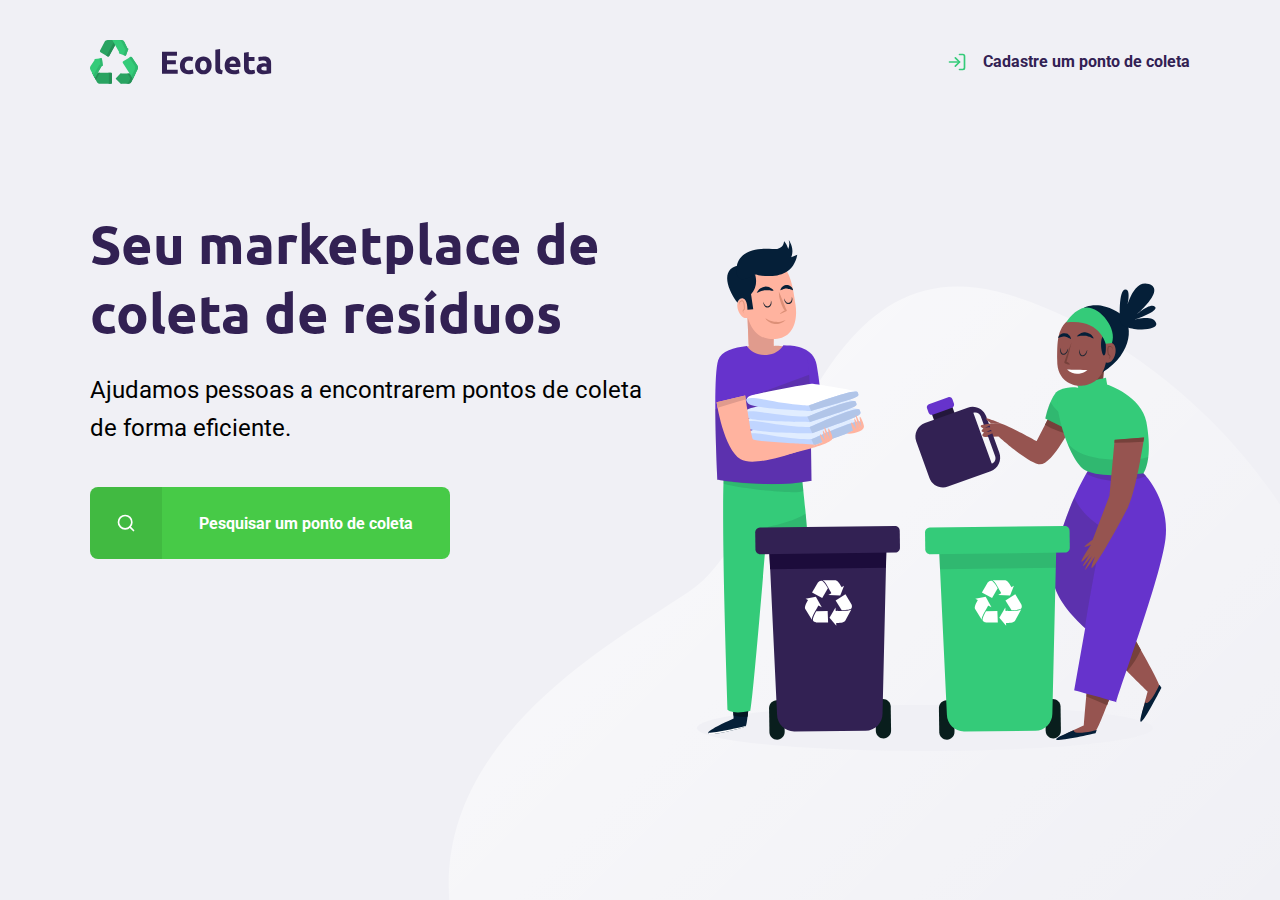
<file: index.html>
<!DOCTYPE html>
<html lang="pt_br">
<head>
  <meta charset="UTF-8">
  <meta name="viewport" content="width=device-width, initial-scale=1.0">
  <title>Ecoleta</title>

  <link href="https://fonts.googleapis.com/css2?family=Roboto&family=Ubuntu:wght@700&display=swap" rel="stylesheet">
  <link rel="stylesheet" href="/styles/main.css">
  <link rel="stylesheet" href="/styles/home.css">
  <link rel="stylesheet" href="/styles/modal.css">

  <link rel="stylesheet" href="/styles/responsive.css">
</head>


<body>
  <div id="page-home">
    <div class="content">
      <header>
        <img src="/assets/logo.svg" alt="logomarca"/>
        <a href="/create-point.html">
          <span></span>
          Cadastre um ponto de coleta
        </a>
      </header>
      <main>
        <h1>Seu marketplace de coleta de resíduos</h1>
        <p>Ajudamos pessoas a encontrarem pontos de coleta de forma eficiente.</p>
        <a href="#">
          <span></span>
          <strong>Pesquisar um ponto de coleta</strong>
        </a>
      </main>
    </div>
  </div>

  <div id="modal" class="hide">
    <div class="content">
      <div class="header">
        <h1>Pontos de Coleta</h1>
        <a href="#">Fechar</a>
      </div>
      <form action="/search-results.html">
        <label for="search">Cidade</label>
        <div class="search field">
          <input 
          type="text" 
          name="search"
          placeholder="Pesquise por cidade"
          >
          <button>
            <img src="/assets/search.svg" alt="Buscar">
          </button>
        </div>
      </form>
    </div>
  </div>


  <script src="scripts/index.js"></script>
</body>
</html>
</file>
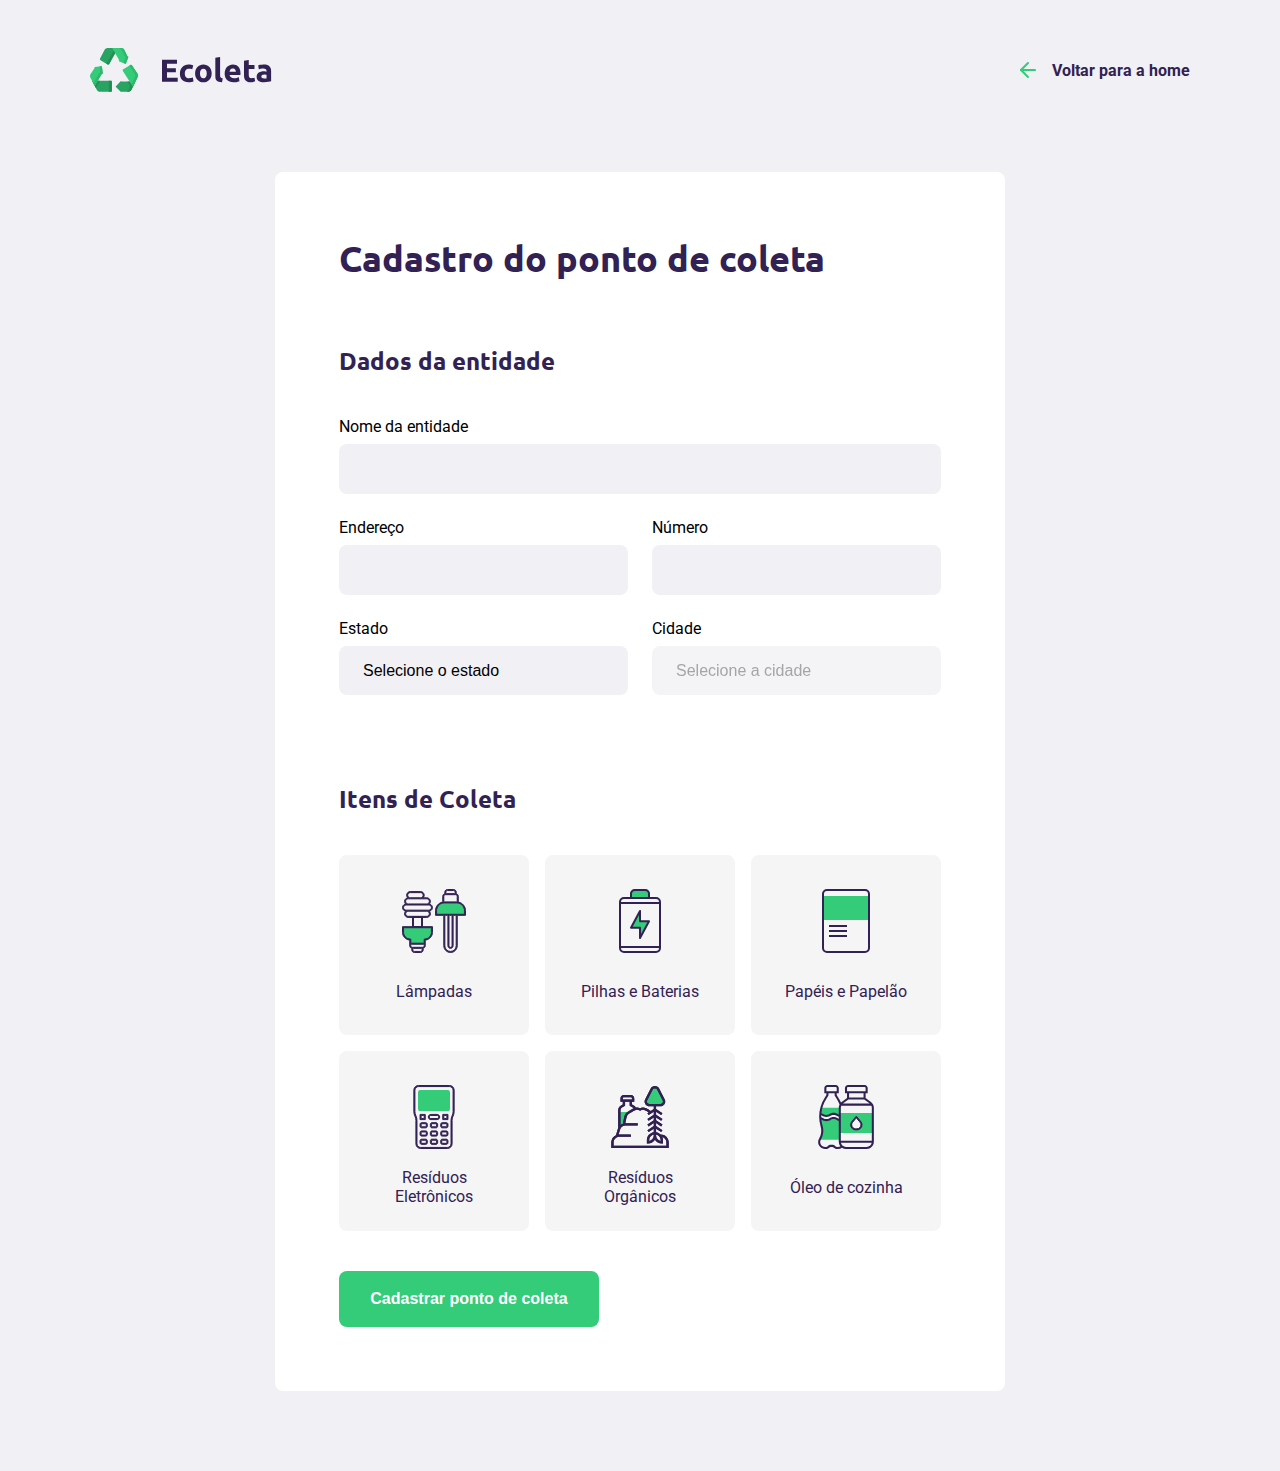
<file: create-point.html>
<!DOCTYPE html>
<html lang="pt_br">
  <head>
    <meta charset="UTF-8">
    <meta name="viewport" content="width=device-width, initial-scale=1.0">
    <title>Ponto de Coleta</title>
    <link href="https://fonts.googleapis.com/css2?family=Roboto&family=Ubuntu:wght@700&display=swap" rel="stylesheet">  
    <link rel="stylesheet" href="/styles/main.css">
    <link rel="stylesheet" href="/styles/create-point.css">

    <link rel="stylesheet" href="/styles/responsive.css">
  </head>

  <body>
    <div id="page-create-point">
      <header>
        <img src="/assets/logo.svg" alt="logomarca"/>
        <a href="/">
          <span></span>
          Voltar para a home
        </a>
      </header>
      <form action="">
        <h1>Cadastro do ponto de coleta</h1>
        <fieldset>
          <legend>
            <h2>Dados da entidade</h2>
          </legend>          
          <div class="field">
            <label for="">Nome da entidade</label>
            <input type="text" name="nome-entidade" required>
          </div>
          <div class="field-group">
            <div class="field">
              <label for="address">Endereço</label>
              <input type="text" name="address" required>
            </div>
            <div class="field">
              <label for="address-number">Número</label>
              <input type="text" name="address-number" required>
            </div>
          </div>
          <div class="field-group">
            <div class="field">
              <label for="address-state">Estado</label>
              <select name="uf" required>
                <option value="">Selecione o estado</option>
              </select>
              <input type="hidden" name="state" />
            </div>
            <div class="field">
              <label for="address-city">Cidade</label>
              <select name="city" disabled required>
                <option value="">Selecione a cidade</option>
              </select>
            </div>
          </div>
        </fieldset>
        
        <fieldset>
          <legend>
            <h2>Itens de Coleta</h2>
          </legend>

          <div class="items-grid">
            <li data-id="1">
              <img src="/assets/lampadas.svg" alt="Lâmpadas">
              <span>Lâmpadas</span>
            </li>

            <li data-id="2">
              <img src="/assets/baterias.svg" alt="Pilhas e Baterias">
              <span>Pilhas e Baterias</span>
            </li>

            <li data-id="3">
              <img src="/assets/papeis-papelao.svg" alt="Papéis e Papelão">
              <span>Papéis e Papelão</span>
            </li>

            <li data-id="4">
              <img src="/assets/eletronicos.svg" alt="Resíduos Eletrônicos">
              <span>Resíduos Eletrônicos</span>
            </li>

            <li data-id="5">
              <img src="/assets/organicos.svg" alt="Resíduos Orgânicos">
              <span>Resíduos Orgânicos</span>
            </li>

            <li data-id="6">
              <img src="/assets/oleo.svg" alt="Óleo de cozinha">
              <span>Óleo de cozinha</span>
            </li>

          </div>
          <input type="hidden" name="items">
        </fieldset>

        <button type="submit">Cadastrar ponto de coleta</button>
      </form>
    </div>
    <script src="scripts/create-point.js"></script>
  </body>
  </html>
</file>
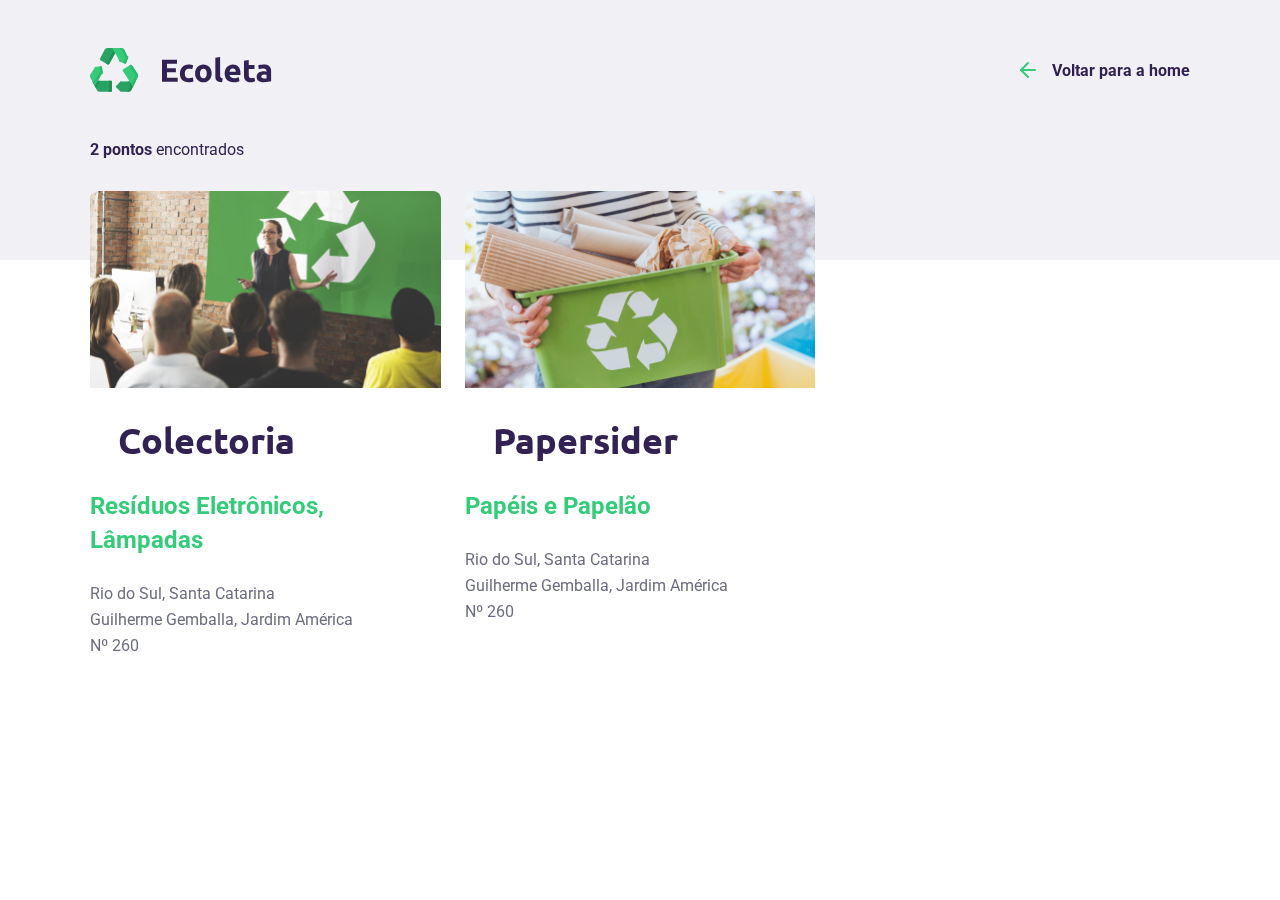
<file: search-results.html>
<!DOCTYPE html>
<html lang="pt_br">
  <head>
    <meta charset="UTF-8">
    <meta name="viewport" content="width=device-width, initial-scale=1.0">
    <title>Resultado da pesquisa</title>
    <link href="https://fonts.googleapis.com/css2?family=Roboto&family=Ubuntu:wght@700&display=swap" rel="stylesheet">  
    <link rel="stylesheet" href="/styles/main.css">
    <link rel="stylesheet" href="/styles/search-results.css">

    <link rel="stylesheet" href="/styles/responsive.css">
  </head>

  <body>
    <div id="page-search-results">
      <header>
        <img src="/assets/logo.svg" alt="logomarca"/>
        <a href="/">
          <span></span>
          Voltar para a home
        </a>
      </header>
      <main>
        <h4>
          <strong>2 pontos</strong> encontrados
        </h4>

        <div class="cards">
          <div class="card">
            <img src="/assets/Colectoria.png" alt="Colectoria">
            <h1>Colectoria</h1>
            <h3>Resíduos Eletrônicos, Lâmpadas</h3>
            <p>
              Rio do Sul, Santa Catarina <br/>
              Guilherme Gemballa, Jardim América <br/>
              Nº 260
            </p>
          </div>

          <div class="card">
            <img src="/assets/Papersider.png" alt="Papersider">
            <h1>Papersider</h1>
            <h3>Papéis e Papelão</h3>
            <p>
              Rio do Sul, Santa Catarina <br/>
              Guilherme Gemballa, Jardim América <br/>
              Nº 260
            </p>
          </div>

        </div>
      </main>
    </div>
  </body>
  </html>
</file>
<file: styles/main.css>
:root {
  --title-color: #322153;
  --primary-color: #34cb79;
}

* {
  margin: 0;
  padding: 0;
  box-sizing: border-box;
}

html {
  font-family: 'Roboto', sans-serif;
}

body {
  background: #f0f0f5;
  -webkit-font-smoothing: antialiased;
}

a {
  text-decoration: none;
}

h1, h2, h3, h4, h5, h6 {
  font-family: 'Ubuntu', sans-serif;
  color: var(--title-color);
}
</file>
<file: styles/home.css>
#page-home {
  height: 100vh;
  background: url('../assets/home-background.svg') no-repeat;
  background-position: 35vw bottom;
}

#page-home .content {
  width: 90%;
  max-width: 1100px;
  margin: 0 auto;
  display: flex;
  flex-direction: column;
}

#page-home header {
  margin-top: 40px;
  display: flex;
  align-items: center;
  justify-content: space-between;
}

#page-home header a {
  display: flex;
  color: var(--title-color);
  font-weight: bolder;

}

#page-home header a span {
  display: flex;
  margin-right: 16px;
  background-image: url('../assets/log-in.svg');
  width: 20px;
  height: 20px;
}

#page-home main {
  max-width: 560px;

  height: 600px;

  display: flex;
  flex-direction: column;
  justify-content: center;
}

#page-home main h1 {
  color: var(--title-color);
  font-size: 54px;
}

#page-home main p {
  font-size: 24px;
  line-height: 38px;
  margin-top: 24px;
}

#page-home main a {
  width: 100%;
  max-width: 360px;
  height: 72px;
  border-radius: 8px;
  display: flex;
  align-items: center;
  margin-top: 40px;
  
  background: rgb(71, 202, 71);
  transition: 400ms;
}

#page-home main a:hover {
  background-color: #2fb86e;
}

#page-home main a span {
  width: 72px;
  height: 72px;
  border-top-left-radius: 8px;
  border-bottom-left-radius: 8px;
  background-color: rgba(0, 0, 0, 0.08);
  display: flex;
  align-items: center;
  justify-content: center;
}

#page-home main a span::after {
  content: "";
  background-image: url('../assets/search.svg');

  width: 20px;
  height: 20px;
}

#page-home main a strong {
  flex: 1;
  color: white;
  text-align: center;
}
</file>
<file: styles/modal.css>
#modal {
  background-color: #0e0a14EF;
  height: 100vh;
  width: 100vw;
  position: fixed;
  top: 0;
  display: flex;
  justify-content: center;
  align-items: center;
  transition: 400ms;
}

#modal.hide {
  display: none;
}

#modal .content {
  color: white;
  width: 420px;
}

#modal .header {
  display: flex;
  align-items: center;
  justify-content: space-between;
  margin-bottom: 48px;
}

#modal .header a {
  background-image: url('/assets/x.svg');
  width: 20px;
  height: 20px;
  display: flex;
  font-size: 0.01px;
}

#modal .header h1 {
  color: white;
  font-size: 36px;
  line-height: 42px;
}

#modal form label {
  font-size: 22px;
  line-height: 16px;
  display: block;
  margin-bottom: 8px;
}

#modal form .field {
  display: flex;
}

#modal form input {
  flex: 1;
  background-color: #f0f0f5;
  border-radius: 8px 0 0 8px;
  border: 0;

  padding: 16px 24px;
  font-size: 16px;
  color: #6c6c80
}

#modal form button {
  width: 72px;
  height: 72px;

  background-color: var(--primary-color);
  border: 0;
  border-radius: 0 8px 8px 0;
}

#modal form button:hover {
  background-color: #2fb85e;
}
</file>
<file: styles/responsive.css>
@media (max-width: 900px) {
  #page-home {
    background-position-x: 70vw;
  }

  #page-home .content {
    align-items: center;
    text-align: center;
  }

  #page-home header a {
    position: absolute;
    bottom: 48px;
    left: 50%;
    transform: translateX(-50%);
  }

  #page-home main{
    align-items: center;
  }

  #page-search-results .cards {
    grid-template-columns: 1fr;
  }
}

@media (min-width: 1700px) {
  #page-home {
    background-position-x: 40vw;
  }
}

@media (max-height: 760px) {
  #page-home {
    background-position-y: 200px;
  }
}
</file>
<file: styles/create-point.css>
#page-create-point {
  width: 90%;
  max-width: 1100px;
  margin: 0 auto;
}

#page-create-point header {
  margin-top: 48px;
  display: flex;
  justify-content: space-between;
  align-items: center;
}

#page-create-point header a {
  color: var(--title-color);
  font-weight: bold;
  display: flex;
  align-items: center;
}

#page-create-point header a span {
  background-image: url('../assets/arrow-left.svg');
  display: flex;
  width: 20px;
  height: 24px;
  margin-right: 16px;
}

form {
  background-color: white;
  border-radius: 8px;
  margin: 80px auto;
  padding: 64px;
  max-width: 730px;
}

form h1 {
  font-size: 36px;
}

form fieldset {
  margin-top: 64px;

  border: 0;
}

form legend {
  margin-bottom: 40px;
}

form legend h2 {
  font-size: 24px;
}

form .field  {
  display: flex;
  flex: 1;
  flex-direction: column;
  margin-bottom: 24px;
}

form .field-group {
  display: flex;
}

form input,
form select {
  background-color: #f0f0f5;
  border: 0;
  padding: 16px 24px;
  font-size: 16px;
  border-radius: 8px;
  outline: none;
}

form select {
  -webkit-appearance: none;
  -moz-appearance: none;
  appearance: none;
}

form label {
  font-style: 14px;
  margin-bottom: 8px;
}

form .field-group .field + .field {
  margin-left: 24px;
}

form button {
  width: 260px;
  height: 56px;
  background-color: var(--primary-color);
  border-radius: 8px;

  color: white;
  font-weight: bold;
  font-size: 16px;
  border: 0;

  margin-top: 40px;
  transition: 400ms;
}

form button:hover {
  background-color: #2fb86e;
}

.items-grid {
  display: grid;
  grid-template-columns: 1fr 1fr 1fr;
  gap: 16px;
}

.items-grid li {
  background-color: #f5f5f5;
  list-style: none;
  border: 2px solid #f5f5f5;
  border-radius: 8px;
  height: 180px;
  padding: 32px 24px 16px;
  display: flex;
  flex-direction: column;
  align-items: center;
  justify-content: space-between;
  text-align: center;
  cursor: pointer;
}

.items-grid li span {
  margin-top: 12px;
  flex: 1;
  display: flex;
  align-items: center;

  color: var(--title-color);
}

.items-grid li.selected {
  background: #e1faec;
  border: 2px solid #34cb79;
} 

.items-grid li img,
.items-grid li span {
  pointer-events: none;
}
</file>
<file: styles/search-results.css>
body::after {
  content: "";
  position: fixed;
  background: white;
  top: 260px;
  right: 0;
  left: 0;
  bottom: 0;
  z-index: -1;
}

#page-search-results {
  width: 90%;
  max-width: 1100px;
  margin: 0 auto;
}

#page-search-results header {
  margin-top: 48px;
  display: flex;
  justify-content: space-between;
  align-items: center;
}

#page-search-results header a {
  color: var(--title-color);
  font-weight: bold;
  display: flex;
  align-items: center;
}

#page-search-results header a span {
  background-image: url('../assets/arrow-left.svg');
  display: flex;
  width: 20px;
  height: 24px;
  margin-right: 16px;
}

main {
  margin-top: 48px;
}

main h4 {
  font-weight: normal;
  font-family: Roboto, sans-serif;

  margin-bottom: 32px;
}

main .cards {
  display: grid;
  grid-template-columns: 1fr 1fr 1fr;

  gap: 24px;
}

main .card img {
  width:100%;
  height: auto;
  border-radius: 8px 8px 0 0;

  object-fit: cover;
}

main .card h1 {
  margin: 28px;
  font-size: 36px;
  line-height: 41px;
}

main .card h3 {
  margin: 24px 0;

  font-family: Roboto, sans-serif;
  font-style: normal;
  font-weight: bold;
  font-size: 24px;
  line-height: 34px;
  color: var(--primary-color)
}

main .card p {
  font-size: 16px;
  line-height: 26px;
  color: #6c6c80
}
</file>
